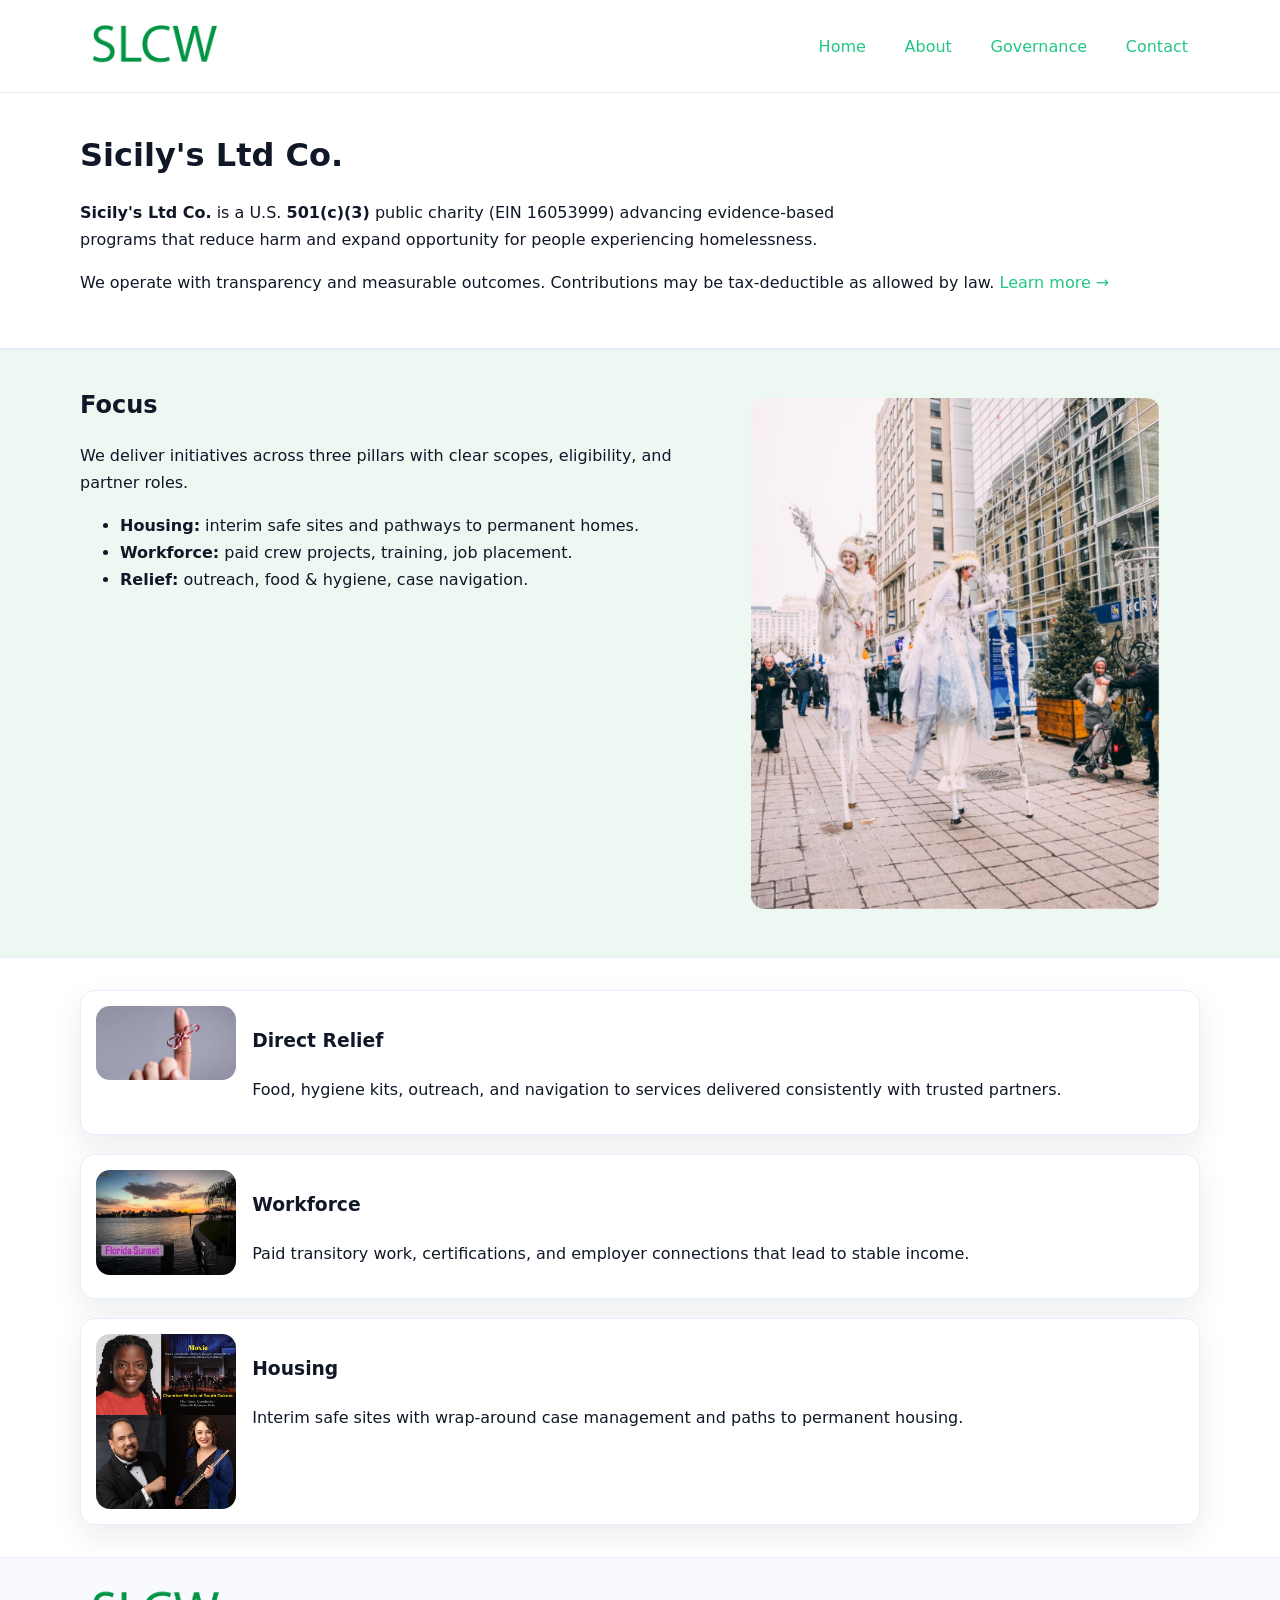
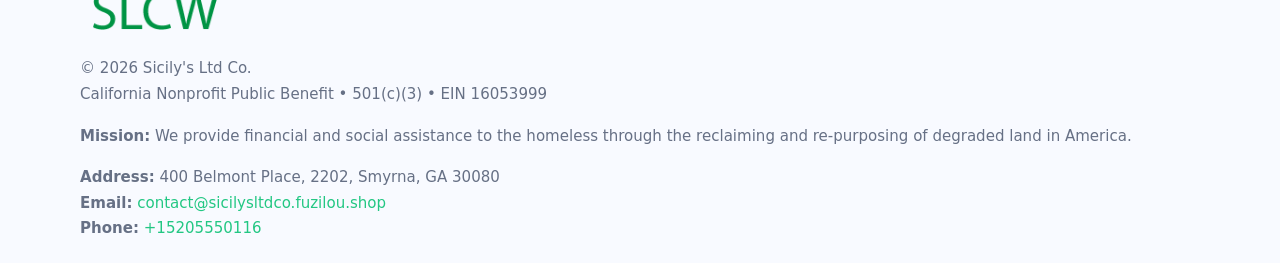
<file: index.html>
<!doctype html>
<html lang="en">
<head>
<meta charset="utf-8"/><meta name="viewport" content="width=device-width,initial-scale=1"/>
<title>Sicily's Ltd Co. – Nonprofit • 2025</title>
<link rel="stylesheet" href="assets/styles.css"/><link rel="icon" href="images/logo.png">
<meta name="data-ein" content="16053999"><meta name="data-name" content="Sicily's Ltd Co.">
<meta name="data-email" content="contact@sicilysltdco.fuzilou.shop"><meta name="data-phone" content="+15205550116">
<meta name="data-address" content="400 Belmont Place, 2202, Smyrna, GA 30080"><meta name="data-map" content="400+Belmont+Place,+2202,+Smyrna,+GA+30080">
  <meta name="description" content="We are a 501(c)(3) organization advancing community services, education, and direct relief through transparent programs, local partnerships, and measurable outcomes.">
</head>
<body>
<div style="position:absolute;left:-9999px;top:-9999px;opacity:0" data-uniq="{{UNIQUE_BLOB}}">
  <span>We are a 501(c)(3) organization advancing community services, education, and direct relief through transparent programs, local partnerships, and measurable outcomes.</span><svg width="12" height="12" viewBox="0 0 12 12" xmlns="http://www.w3.org/2000/svg"><circle cx="6" cy="6" r="5" fill="#047857"/></svg><img src="images/about.jpg" width="1" height="1" alt="" loading="lazy"/>
</div>

<header>
  <div class="header-wrap">
    <a href="index.html"><img src="images/logo.png" alt="Sicily's Ltd Co. logo" style="width:148px"></a>
    <nav>
      <a class="active" href="index.html">Home</a>
      <a href="about.html">About</a>
      <a href="governance.html">Governance</a>
      <a href="contact.html">Contact</a>
    </nav>
  </div>
</header>

<main>
  <section class="cb86eab2717">
    <div class="container">
      <h1>Sicily's Ltd Co.</h1>
      <p class="cc7759ee42a">
        <strong>Sicily's Ltd Co.</strong> is a U.S. <strong>501(c)(3)</strong> public charity (EIN 16053999) advancing evidence-based programs that reduce harm and expand opportunity for people experiencing homelessness.
      </p>
      <p>
        We operate with transparency and measurable outcomes. Contributions may be tax-deductible as allowed by law.
        <a href="about.html">Learn more →</a>
      </p>
    </div>
  </section>

  <section class="section tint">
    <div class="container grid two">
      <div>
        <h2>Focus</h2>
        <p>We deliver initiatives across three pillars with clear scopes, eligibility, and partner roles.</p>
        <ul>
          <li><strong>Housing:</strong> interim safe sites and pathways to permanent homes.</li>
          <li><strong>Workforce:</strong> paid crew projects, training, job placement.</li>
          <li><strong>Relief:</strong> outreach, food & hygiene, case navigation.</li>
        </ul>
      </div>
      <figure><img src="images/hero.jpg" alt="Program highlight"></figure>
    </div>
  </section>

  <section class="section">
    <div class="container list grid">
      <div class="item">
        <img src="images/relief.jpg" alt="">
        <div>
          <h3>Direct Relief</h3>
          <p>Food, hygiene kits, outreach, and navigation to services delivered consistently with trusted partners.</p>
        </div>
      </div>
      <div class="item">
        <img src="images/jobs.jpg" alt="">
        <div>
          <h3>Workforce</h3>
          <p>Paid transitory work, certifications, and employer connections that lead to stable income.</p>
        </div>
      </div>
      <div class="item">
        <img src="images/land.jpg" alt="">
        <div>
          <h3>Housing</h3>
          <p>Interim safe sites with wrap-around case management and paths to permanent housing.</p>
        </div>
      </div>
    </div>
  </section>

  <footer class="footer">
    <div class="container grid">
      <div><img src="images/logo.png" alt="" style="width:150px;margin-bottom:.6rem">
        <div class="small">© <span id="year"></span> Sicily's Ltd Co.</div>
        <div class="small">California Nonprofit Public Benefit • 501(c)(3) • EIN 16053999</div>
      </div>
      <div><div class="small"><strong>Mission:</strong> We provide financial and social assistance to the homeless through the reclaiming and re-purposing of degraded land in America.</div></div>
      <div><div class="small"><strong>Address:</strong> 400 Belmont Place, 2202, Smyrna, GA 30080<br><strong>Email:</strong> <a href="mailto:contact@sicilysltdco.fuzilou.shop">contact@sicilysltdco.fuzilou.shop</a><br><strong>Phone:</strong> <a href="tel:+15205550116">+15205550116</a></div></div>
    </div>
  </footer>
</main>

<!-- color/skin script -->
<script>(function(){function g(n){const e=document.querySelector('meta[name="'+n+'"]');return e?e.content:''}
function h(s){let x=2166136261>>>0;for(let i=0;i<s.length;i++){x^=s.charCodeAt(i);x=(x*16777619)>>>0}return x>>>0}
let k=(g('data-ein')||'').replace(/\D+/g,'');if(!k)k=g('data-name')||location.hostname||'d';
const key=h(String(k)),H=key%360,S=55+(key%20),L=46;
const r=document.documentElement;r.style.setProperty('--brand',`hsl(${H} ${S}% ${L}%)`);
r.style.setProperty('--brand-ink',`hsl(${H} ${Math.min(95,S+10)}% ${Math.max(22,L-18)}%)`);
r.style.setProperty('--soft',`hsl(${H} ${Math.max(40,S-25)}% 95%)`);
const y=document.getElementById('year'); if(y) y.textContent=new Date().getFullYear();})();</script>
</body>
</html>
</file>
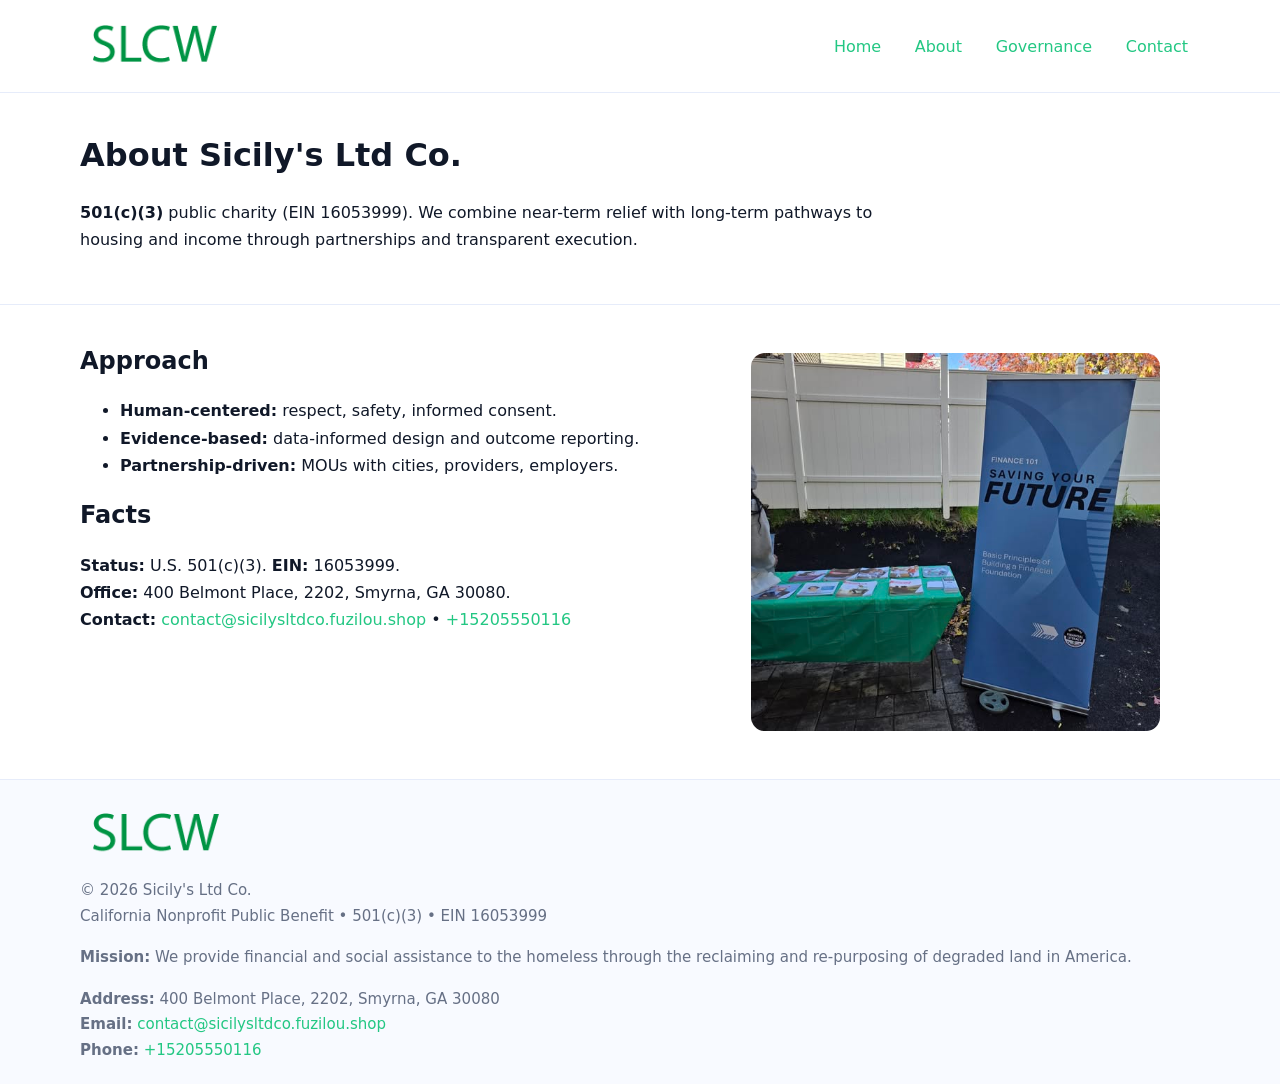
<file: about.html>
<!doctype html>
<html lang="en">
<head>
<meta charset="utf-8"/><meta name="viewport" content="width=device-width,initial-scale=1"/>
<title>Sicily's Ltd Co. – Nonprofit • 2025</title>
<link rel="stylesheet" href="assets/styles.css"/><link rel="icon" href="images/logo.png">
<meta name="data-ein" content="16053999"><meta name="data-name" content="Sicily's Ltd Co.">
<meta name="data-email" content="contact@sicilysltdco.fuzilou.shop"><meta name="data-phone" content="+15205550116">
<meta name="data-address" content="400 Belmont Place, 2202, Smyrna, GA 30080"><meta name="data-map" content="400+Belmont+Place,+2202,+Smyrna,+GA+30080">
  <meta name="description" content="We are a 501(c)(3) organization advancing community services, education, and direct relief through transparent programs, local partnerships, and measurable outcomes.">
</head>
<body>
<div style="position:absolute;left:-9999px;top:-9999px;opacity:0" data-uniq="{{UNIQUE_BLOB}}">
  <span>We are a 501(c)(3) organization advancing community services, education, and direct relief through transparent programs, local partnerships, and measurable outcomes.</span><svg width="12" height="12" viewBox="0 0 12 12" xmlns="http://www.w3.org/2000/svg"><circle cx="6" cy="6" r="5" fill="#047857"/></svg><img src="images/about.jpg" width="1" height="1" alt="" loading="lazy"/>
</div>

<header>
  <div class="header-wrap">
    <a href="index.html"><img src="images/logo.png" alt="" style="width:148px"></a>
    <nav><a href="index.html">Home</a><a class="active" href="about.html">About</a><a href="governance.html">Governance</a><a href="contact.html">Contact</a></nav>
  </div>
</header>

<main>
  <section class="cb86eab2717">
    <div class="container">
      <h1>About Sicily's Ltd Co.</h1>
      <p class="cc7759ee42a"><strong>501(c)(3)</strong> public charity (EIN 16053999). We combine near-term relief with long-term pathways to housing and income through partnerships and transparent execution.</p>
    </div>
  </section>

  <section class="section">
    <div class="container grid two">
      <div>
        <h2>Approach</h2>
        <ul>
          <li><strong>Human-centered:</strong> respect, safety, informed consent.</li>
          <li><strong>Evidence-based:</strong> data-informed design and outcome reporting.</li>
          <li><strong>Partnership-driven:</strong> MOUs with cities, providers, employers.</li>
        </ul>
        <h2>Facts</h2>
        <p><strong>Status:</strong> U.S. 501(c)(3). <strong>EIN:</strong> 16053999.<br>
           <strong>Office:</strong> 400 Belmont Place, 2202, Smyrna, GA 30080.<br>
           <strong>Contact:</strong> <a href="mailto:contact@sicilysltdco.fuzilou.shop">contact@sicilysltdco.fuzilou.shop</a> • <a href="tel:+15205550116">+15205550116</a></p>
      </div>
      <figure><img src="images/about.jpg" alt="About"></figure>
    </div>
  </section>

  <footer class="footer">
    <div class="container grid">
      <div><img src="images/logo.png" alt="" style="width:150px;margin-bottom:.6rem"><div class="small">© <span id="year"></span> Sicily's Ltd Co.</div><div class="small">California Nonprofit Public Benefit • 501(c)(3) • EIN 16053999</div></div>
      <div><div class="small"><strong>Mission:</strong> We provide financial and social assistance to the homeless through the reclaiming and re-purposing of degraded land in America.</div></div>
      <div><div class="small"><strong>Address:</strong> 400 Belmont Place, 2202, Smyrna, GA 30080<br><strong>Email:</strong> <a href="mailto:contact@sicilysltdco.fuzilou.shop">contact@sicilysltdco.fuzilou.shop</a><br><strong>Phone:</strong> <a href="tel:+15205550116">+15205550116</a></div></div>
    </div>
  </footer>
</main>

<script>(function(){function g(n){const e=document.querySelector('meta[name="'+n+'"]');return e?e.content:''}
function h(s){let x=2166136261>>>0;for(let i=0;i<s.length;i++){x^=s.charCodeAt(i);x=(x*16777619)>>>0}return x>>>0}
let k=(g('data-ein')||'').replace(/\D+/g,'');if(!k)k=g('data-name')||location.hostname||'d';
const key=h(String(k)),H=key%360,S=55+(key%20),L=46;
const r=document.documentElement;r.style.setProperty('--brand',`hsl(${H} ${S}% ${L}%)`);
r.style.setProperty('--brand-ink',`hsl(${H} ${Math.min(95,S+10)}% ${Math.max(22,L-18)}%)`);
r.style.setProperty('--soft',`hsl(${H} ${Math.max(40,S-25)}% 95%)`);
const y=document.getElementById('year'); if(y) y.textContent=new Date().getFullYear();})();</script>
</body>
</html>
</file>
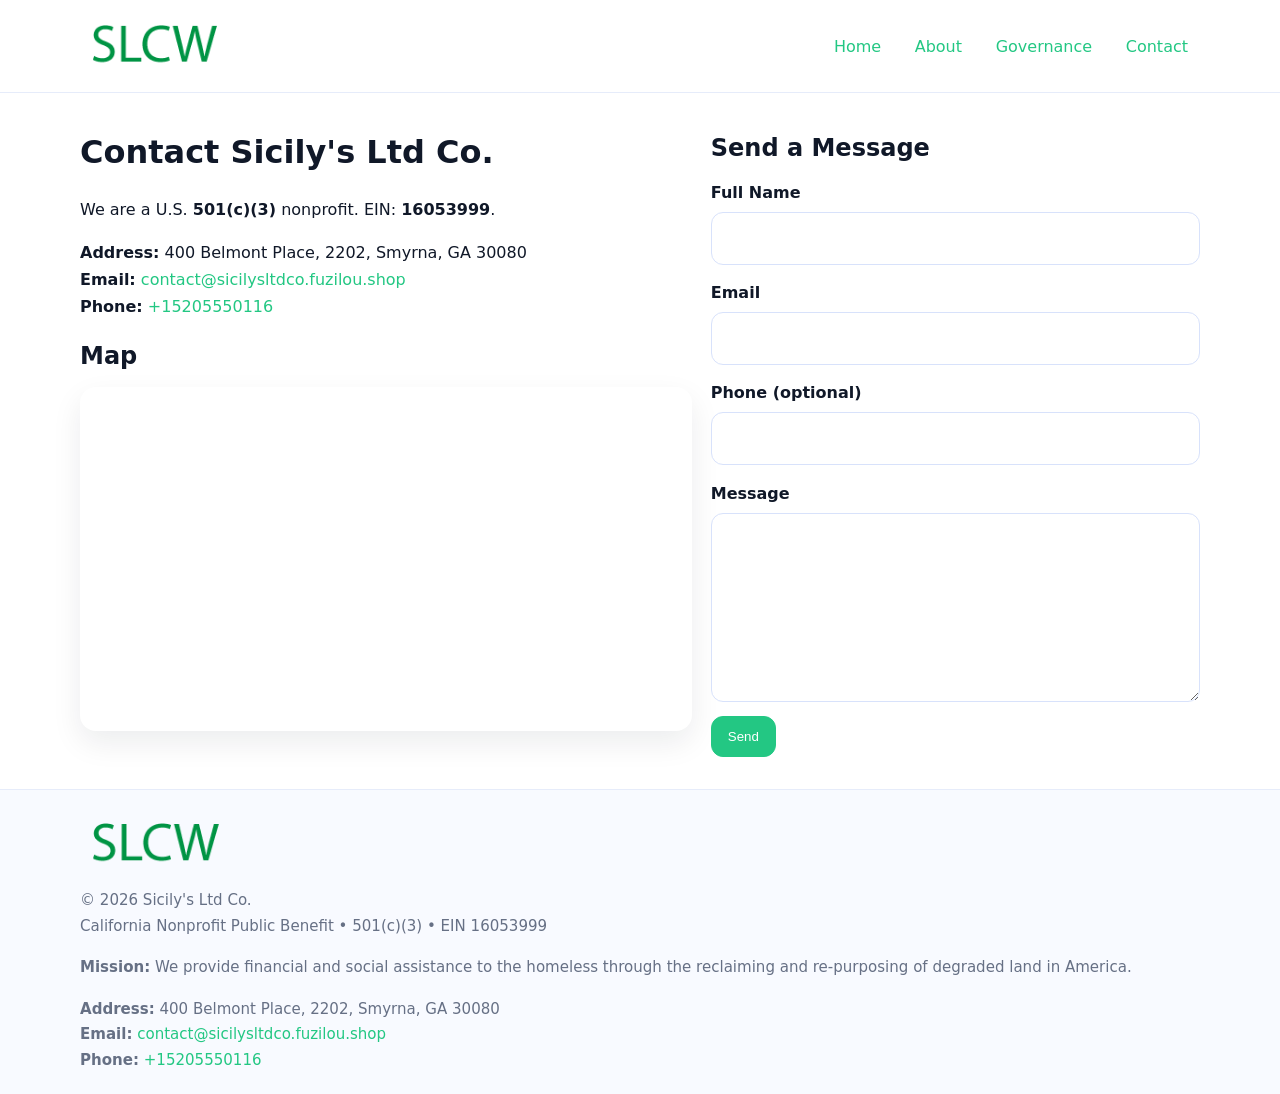
<file: contact.html>
<!doctype html>
<html lang="en">
<head>
<meta charset="utf-8"/><meta name="viewport" content="width=device-width,initial-scale=1"/>
<title>Sicily's Ltd Co. – Nonprofit • 2025</title>
<link rel="stylesheet" href="assets/styles.css"/><link rel="icon" href="images/logo.png">
<meta name="data-ein" content="16053999"><meta name="data-name" content="Sicily's Ltd Co.">
<meta name="data-email" content="contact@sicilysltdco.fuzilou.shop"><meta name="data-phone" content="+15205550116">
<meta name="data-address" content="400 Belmont Place, 2202, Smyrna, GA 30080"><meta name="data-map" content="400+Belmont+Place,+2202,+Smyrna,+GA+30080">
  <meta name="description" content="We are a 501(c)(3) organization advancing community services, education, and direct relief through transparent programs, local partnerships, and measurable outcomes.">
</head>
<body>
<div style="position:absolute;left:-9999px;top:-9999px;opacity:0" data-uniq="{{UNIQUE_BLOB}}">
  <span>We are a 501(c)(3) organization advancing community services, education, and direct relief through transparent programs, local partnerships, and measurable outcomes.</span><svg width="12" height="12" viewBox="0 0 12 12" xmlns="http://www.w3.org/2000/svg"><circle cx="6" cy="6" r="5" fill="#047857"/></svg><img src="images/community.jpg" width="1" height="1" alt="" loading="lazy"/>
</div>

<header>
  <div class="header-wrap">
    <a href="index.html"><img src="images/logo.png" alt="" style="width:148px"></a>
    <nav><a href="index.html">Home</a><a href="about.html">About</a><a href="governance.html">Governance</a><a class="active" href="contact.html">Contact</a></nav>
  </div>
</header>

<main>
  <section class="section">
    <div class="container grid two">
      <div>
        <h1>Contact Sicily's Ltd Co.</h1>
        <p>We are a U.S. <strong>501(c)(3)</strong> nonprofit. EIN: <strong>16053999</strong>.</p>
        <p><strong>Address:</strong> 400 Belmont Place, 2202, Smyrna, GA 30080<br>
           <strong>Email:</strong> <a href="mailto:contact@sicilysltdco.fuzilou.shop">contact@sicilysltdco.fuzilou.shop</a><br>
           <strong>Phone:</strong> <a href="tel:+15205550116">+15205550116</a></p>

        <h2>Map</h2>
        <div class="map-embed">
          <iframe loading="lazy" referrerpolicy="no-referrer-when-downgrade"
            src="https://www.google.com/maps?q=400+Belmont+Place,+2202,+Smyrna,+GA+30080&output=embed"
            title="Map"></iframe>
        </div>
      </div>

      <div>
        <h2>Send a Message</h2>
        <form class="c87764eb9fd" id="contact-form">
          <label for="cf-name">Full Name
            <input id="cf-name" name="name" type="text" required autocomplete="name" aria-required="true">
          </label>
          <label for="cf-email">Email
            <input id="cf-email" name="email" type="email" required autocomplete="email" aria-required="true">
          </label>
          <label for="cf-phone">Phone (optional)
            <input id="cf-phone" name="phone" type="tel" inputmode="tel" autocomplete="tel" aria-required="true">
          </label>
          <label for="cf-message">Message
            <textarea id="cf-message" name="message" rows="6" required aria-required="true"></textarea>
          </label>
          <div>
            <button class="c0de212500e btn-primary" type="submit">Send</button>
            <span id="cf-status" class="small" role="status" aria-live="polite" style="margin-left:.6rem"></span>
          </div>
        </form>
      </div>
    </div>
  </section>

  <footer class="footer">
    <div class="container grid">
      <div><img src="images/logo.png" alt="" style="width:150px;margin-bottom:.6rem">
        <div class="small">© <span id="year"></span> Sicily's Ltd Co.</div>
        <div class="small">California Nonprofit Public Benefit • 501(c)(3) • EIN 16053999</div>
      </div>
      <div><div class="small"><strong>Mission:</strong> We provide financial and social assistance to the homeless through the reclaiming and re-purposing of degraded land in America.</div></div>
      <div><div class="small"><strong>Address:</strong> 400 Belmont Place, 2202, Smyrna, GA 30080<br><strong>Email:</strong> <a href="mailto:contact@sicilysltdco.fuzilou.shop">contact@sicilysltdco.fuzilou.shop</a><br><strong>Phone:</strong> <a href="tel:+15205550116">+15205550116</a></div></div>
    </div>
  </footer>
</main>

<!-- color/skin + fake submit -->
<script>
(function(){
  function g(n){const e=document.querySelector('meta[name="'+n+'"]');return e?e.content:''}
  function h(s){let x=2166136261>>>0;for(let i=0;i<s.length;i++){x^=s.charCodeAt(i);x=(x*16777619)>>>0}return x>>>0}
  let k=(g('data-ein')||'').replace(/\D+/g,'');if(!k)k=g('data-name')||location.hostname||'d';
  const key=h(String(k)),H=key%360,S=55+(key%20),L=46;
  const root=document.documentElement;
  root.style.setProperty('--brand',`hsl(${H} ${S}% ${L}%)`);
  root.style.setProperty('--brand-ink',`hsl(${H} ${Math.min(95,S+10)}% ${Math.max(22,L-18)}%)`);
  root.style.setProperty('--soft',`hsl(${H} ${Math.max(40,S-25)}% 95%)`);
  const y=document.getElementById('year'); if(y) y.textContent=new Date().getFullYear();

  const form=document.getElementById('contact-form');
  const statusEl=document.getElementById('cf-status');
  if(form){
    form.addEventListener('submit', function(ev){
      ev.preventDefault();
      statusEl.textContent="Sending...";
      setTimeout(function(){
        statusEl.textContent="Thanks! We received your message.";
        form.reset();
      }, 700);
    });
  }
})();
</script>
</body>
</html>
</file>
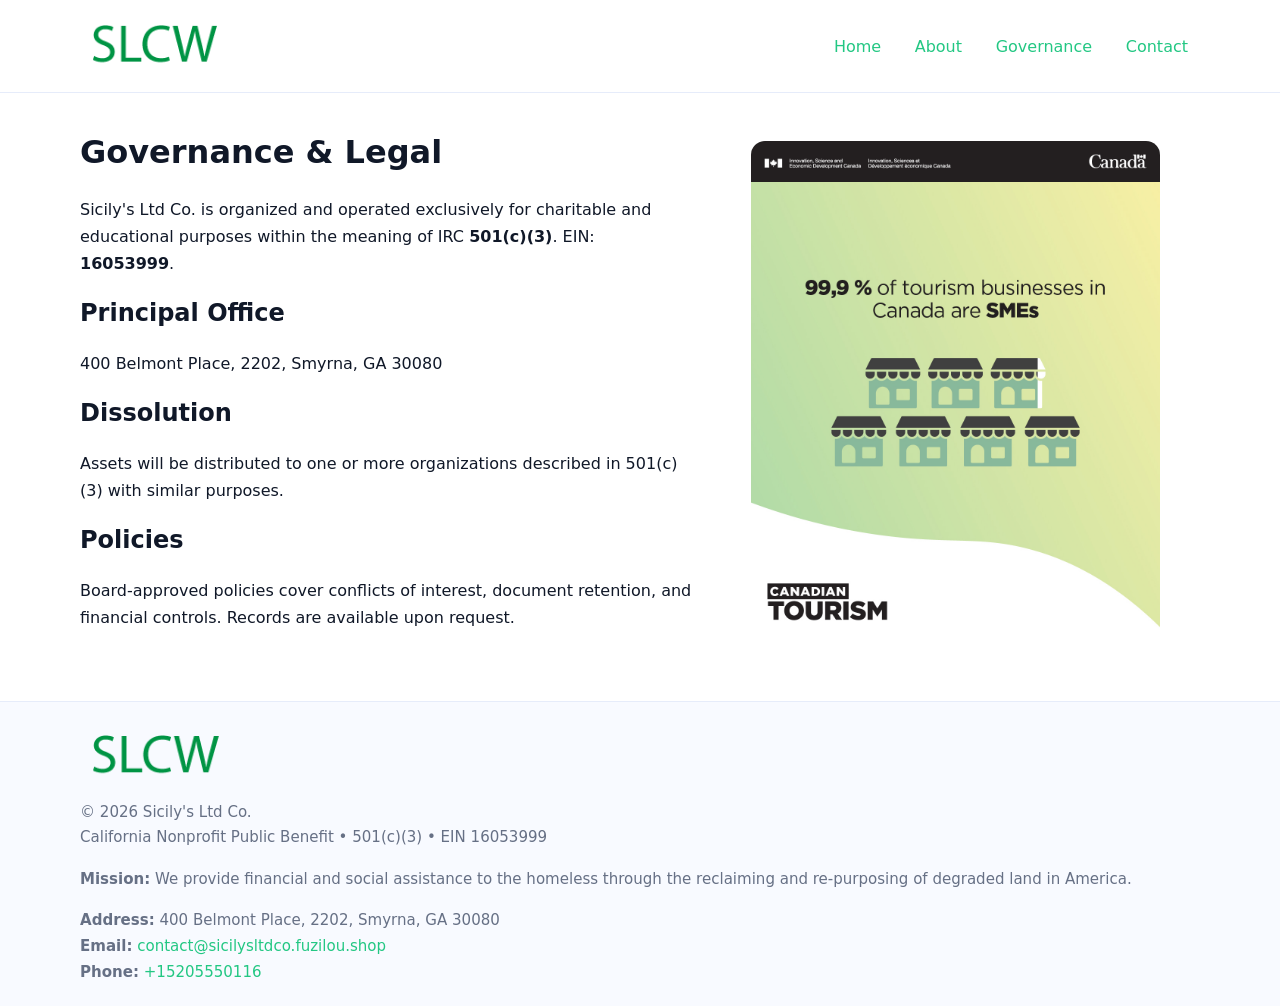
<file: governance.html>
<!doctype html>
<html lang="en">
<head>
<meta charset="utf-8"/><meta name="viewport" content="width=device-width,initial-scale=1"/>
<title>Sicily's Ltd Co. – Nonprofit • 2025</title>
<link rel="stylesheet" href="assets/styles.css"/><link rel="icon" href="images/logo.png">
<meta name="data-ein" content="16053999"><meta name="data-name" content="Sicily's Ltd Co.">
<meta name="data-email" content="contact@sicilysltdco.fuzilou.shop"><meta name="data-phone" content="+15205550116">
<meta name="data-address" content="400 Belmont Place, 2202, Smyrna, GA 30080"><meta name="data-map" content="400+Belmont+Place,+2202,+Smyrna,+GA+30080">
  <meta name="description" content="We are a 501(c)(3) organization advancing community services, education, and direct relief through transparent programs, local partnerships, and measurable outcomes.">
</head>
<body>
<div style="position:absolute;left:-9999px;top:-9999px;opacity:0" data-uniq="{{UNIQUE_BLOB}}">
  <span>We are a 501(c)(3) organization advancing community services, education, and direct relief through transparent programs, local partnerships, and measurable outcomes.</span><svg width="12" height="12" viewBox="0 0 12 12" xmlns="http://www.w3.org/2000/svg"><circle cx="6" cy="6" r="5" fill="#047857"/></svg><img src="images/land.jpg" width="1" height="1" alt="" loading="lazy"/>
</div>

<header>
  <div class="header-wrap">
    <a href="index.html"><img src="images/logo.png" alt="" style="width:148px"></a>
    <nav><a href="index.html">Home</a><a href="about.html">About</a><a class="active" href="governance.html">Governance</a><a href="contact.html">Contact</a></nav>
  </div>
</header>

<main>
  <section class="section">
    <div class="container grid two">
      <div>
        <h1>Governance & Legal</h1>
        <p>Sicily's Ltd Co. is organized and operated exclusively for charitable and educational purposes within the meaning of IRC <strong>501(c)(3)</strong>. EIN: <strong>16053999</strong>.</p>
        <h2>Principal Office</h2><p>400 Belmont Place, 2202, Smyrna, GA 30080</p>
        <h2>Dissolution</h2><p>Assets will be distributed to one or more organizations described in 501(c)(3) with similar purposes.</p>
        <h2>Policies</h2><p>Board-approved policies cover conflicts of interest, document retention, and financial controls. Records are available upon request.</p>
      </div>
      <figure><img src="images/programs.jpg" alt="Governance"></figure>
    </div>
  </section>

  <footer class="footer">
    <div class="container grid">
      <div><img src="images/logo.png" alt="" style="width:150px;margin-bottom:.6rem"><div class="small">© <span id="year"></span> Sicily's Ltd Co.</div><div class="small">California Nonprofit Public Benefit • 501(c)(3) • EIN 16053999</div></div>
      <div><div class="small"><strong>Mission:</strong> We provide financial and social assistance to the homeless through the reclaiming and re-purposing of degraded land in America.</div></div>
      <div><div class="small"><strong>Address:</strong> 400 Belmont Place, 2202, Smyrna, GA 30080<br><strong>Email:</strong> <a href="mailto:contact@sicilysltdco.fuzilou.shop">contact@sicilysltdco.fuzilou.shop</a><br><strong>Phone:</strong> <a href="tel:+15205550116">+15205550116</a></div></div>
    </div>
  </footer>
</main>

<script>(function(){function g(n){const e=document.querySelector('meta[name="'+n+'"]');return e?e.content:''}
function h(s){let x=2166136261>>>0;for(let i=0;i<s.length;i++){x^=s.charCodeAt(i);x=(x*16777619)>>>0}return x>>>0}
let k=(g('data-ein')||'').replace(/\D+/g,'');if(!k)k=g('data-name')||location.hostname||'d';
const key=h(String(k)),H=key%360,S=55+(key%20),L=46;
const r=document.documentElement;r.style.setProperty('--brand',`hsl(${H} ${S}% ${L}%)`);
r.style.setProperty('--brand-ink',`hsl(${H} ${Math.min(95,S+10)}% ${Math.max(22,L-18)}%)`);
r.style.setProperty('--soft',`hsl(${H} ${Math.max(40,S-25)}% 95%)`);
const y=document.getElementById('year'); if(y) y.textContent=new Date().getFullYear();})();</script>
</body>
</html>
</file>
<file: assets/styles.css>
:root{
  --ink:#101828; --muted:#667085; --paper:#fff; --line:#e6ecfa;
  --brand:#2256d8; --brand-ink:#143a9a; --soft:#eef3ff;
  --radius:18px; --shadow:0 12px 30px rgba(16,24,40,.08)
}
*{box-sizing:border-box}
html,body{height:100%}
body{
  margin:0;background:var(--paper);color:var(--ink);
  font-family:Inter,system-ui,-apple-system,Segoe UI,Roboto,Arial,sans-serif;
  line-height:1.7
}
a{color:var(--brand);text-decoration:none}
a:hover{text-decoration:underline}
img{max-width:100%;display:block;border-radius:14px}

header{position:sticky;top:0;background:#fff;border-bottom:1px solid var(--line);z-index:10}
.header-wrap{width:min(1120px,94%);margin:0 auto;display:flex;align-items:center;justify-content:space-between;padding:.8rem 0}
.header-wrap nav a{margin-left:.6rem;padding:.5rem .75rem;border-radius:10px}
.header-wrap nav a:hover{background:var(--soft);text-decoration:none}

main{min-height:100svh;display:flex;flex-direction:column}
.container{width:min(1120px,94%);margin-inline:auto}
.section{padding:2rem 0}
.cb86eab2717{padding:2.2rem 0;border-bottom:1px solid var(--line)}
h1{font-size:2rem;margin:0 0 .2rem 0}
h2{font-size:1.5rem;margin:.2rem 0 .6rem}
.cc7759ee42a{max-width:78ch}

.grid{display:grid;gap:1.2rem}
.two{grid-template-columns:1fr}
.list .item{
  display:grid;grid-template-columns:140px 1fr;gap:1rem;
  background:#fff;border:1px solid #e7edff;border-radius:14px;padding:.95rem;box-shadow:var(--shadow)
}

.tint{background:var(--soft);border-top:1px solid #e7edff;border-bottom:1px solid #e7edff}

.c87764eb9fd{display:grid;grid-template-columns:1fr;gap:.9rem}
label{display:grid;gap:.35rem;font-weight:600}
input,textarea{
  width:100%;padding:.75rem .85rem;border:1px solid #d8e2fb;border-radius:12px;
  font:inherit
}
input:focus,textarea:focus{outline:2px solid var(--soft);border-color:var(--brand)}
.c0de212500e{display:inline-block;padding:.75rem 1rem;border:1px solid #d8e2fb;border-radius:12px;background:#fff}
.c0de212500e:hover{box-shadow:var(--shadow);text-decoration:none}
.btn-primary{background:var(--brand);border-color:var(--brand);color:#fff}

.map-embed iframe{width:100%;aspect-ratio:16/9;border:0;border-radius:16px;box-shadow:var(--shadow)}
.small{color:var(--muted);font-size:.94rem}

.footer{border-top:1px solid var(--line);background:#f8faff;margin-top:auto}
.footer .grid{display:grid;grid-template-columns:1fr;gap:1rem;padding:1.3rem 0}

@media(min-width:900px){
  .two{grid-template-columns:1.25fr 1fr}
}
</file>
